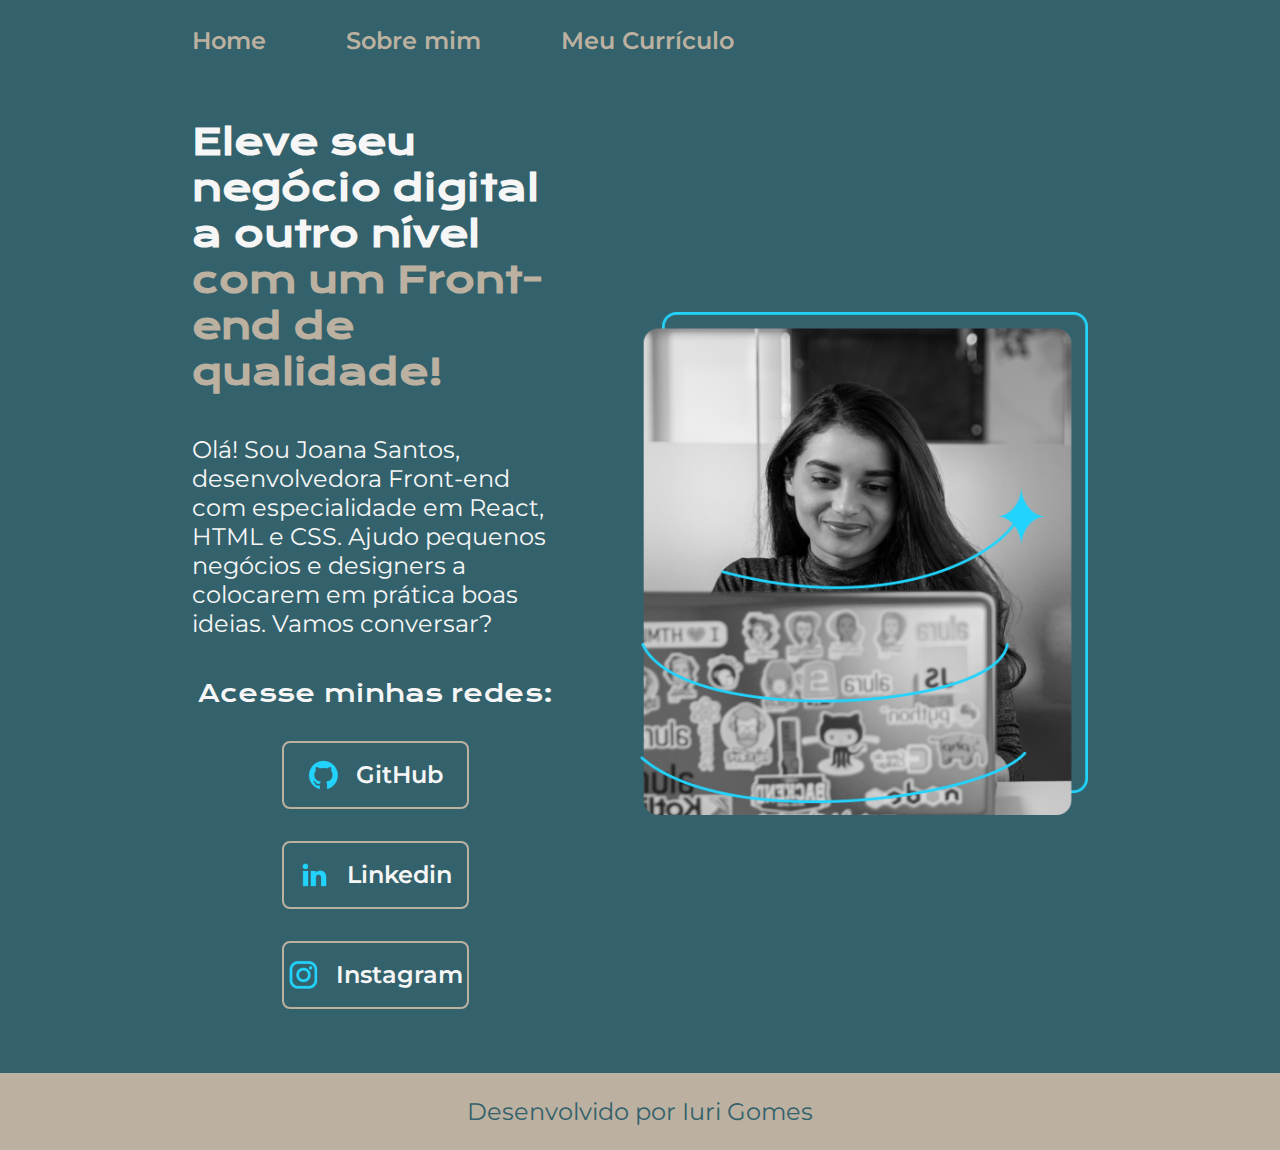
<file: index.html>
<!DOCTYPE html>
<html lang="pt-br">
<head>
    <meta charset="UTF-8">
    <meta name="viewport" content="width=device-width, initial-scale=1.0">
    <title>Portfolio</title>
    <link rel="stylesheet" href="./styles/style.css">
</head>
<body>
    <header class="cabecalho">
        <nav class="cabecalho__menu">
            <a class="cabecalho__menu_link" href="index.html">Home</a>
            <a class="cabecalho__menu_link" href="about.html">Sobre mim</a>
            <a class="cabecalho__menu_link" href="mypage.html">Meu Currículo</a>
        </nav>
    </header>
    <main class="apresentacao">
        <section class="apresentacao__conteudo">
            <h1 class="apresentacao__conteudo__titulo">Eleve seu negócio digital a outro nível <strong class="titulo-destaque">com um Front-end de qualidade!</strong></h1>
            <p class="apresentacao__conteudo__texto">Olá! Sou Joana Santos, desenvolvedora Front-end com especialidade em React, HTML e CSS. Ajudo pequenos negócios e designers a colocarem em prática boas ideias. Vamos conversar?</p>
            <div class="apresentacao__links">
                <h2 class="apresentacao_links_subtitulo">Acesse minhas redes:</h2>
                <a class="apresentacao__links__navegacao" href="https://github.com/IuGommes" target="_blank">
                    <img src="./Assets/github.png" alt="Icone GitHub">GitHub  
                </a>
                <a class="apresentacao__links__navegacao" href="https://linkedin.com/in/iurigomess" target="_blank">
                    <img src="./Assets/linkedin.png" alt="Icone Linkedin">Linkedin  
                </a>
                <a class="apresentacao__links__navegacao" href="https://Instagram.com/iurigommes" target="_blank">
                    <img src="./Assets/instagram.png" alt="Icone Instagram">Instagram  
                </a>
            </div>
        </section>
        <img class="apresentacao__imagem" src="./Assets/imagem.png" alt="imagem dev">
    </main>
    <footer class="rodape">
        <p>Desenvolvido por Iuri Gomes</p>
    </footer>
</body>
</html>
</file>
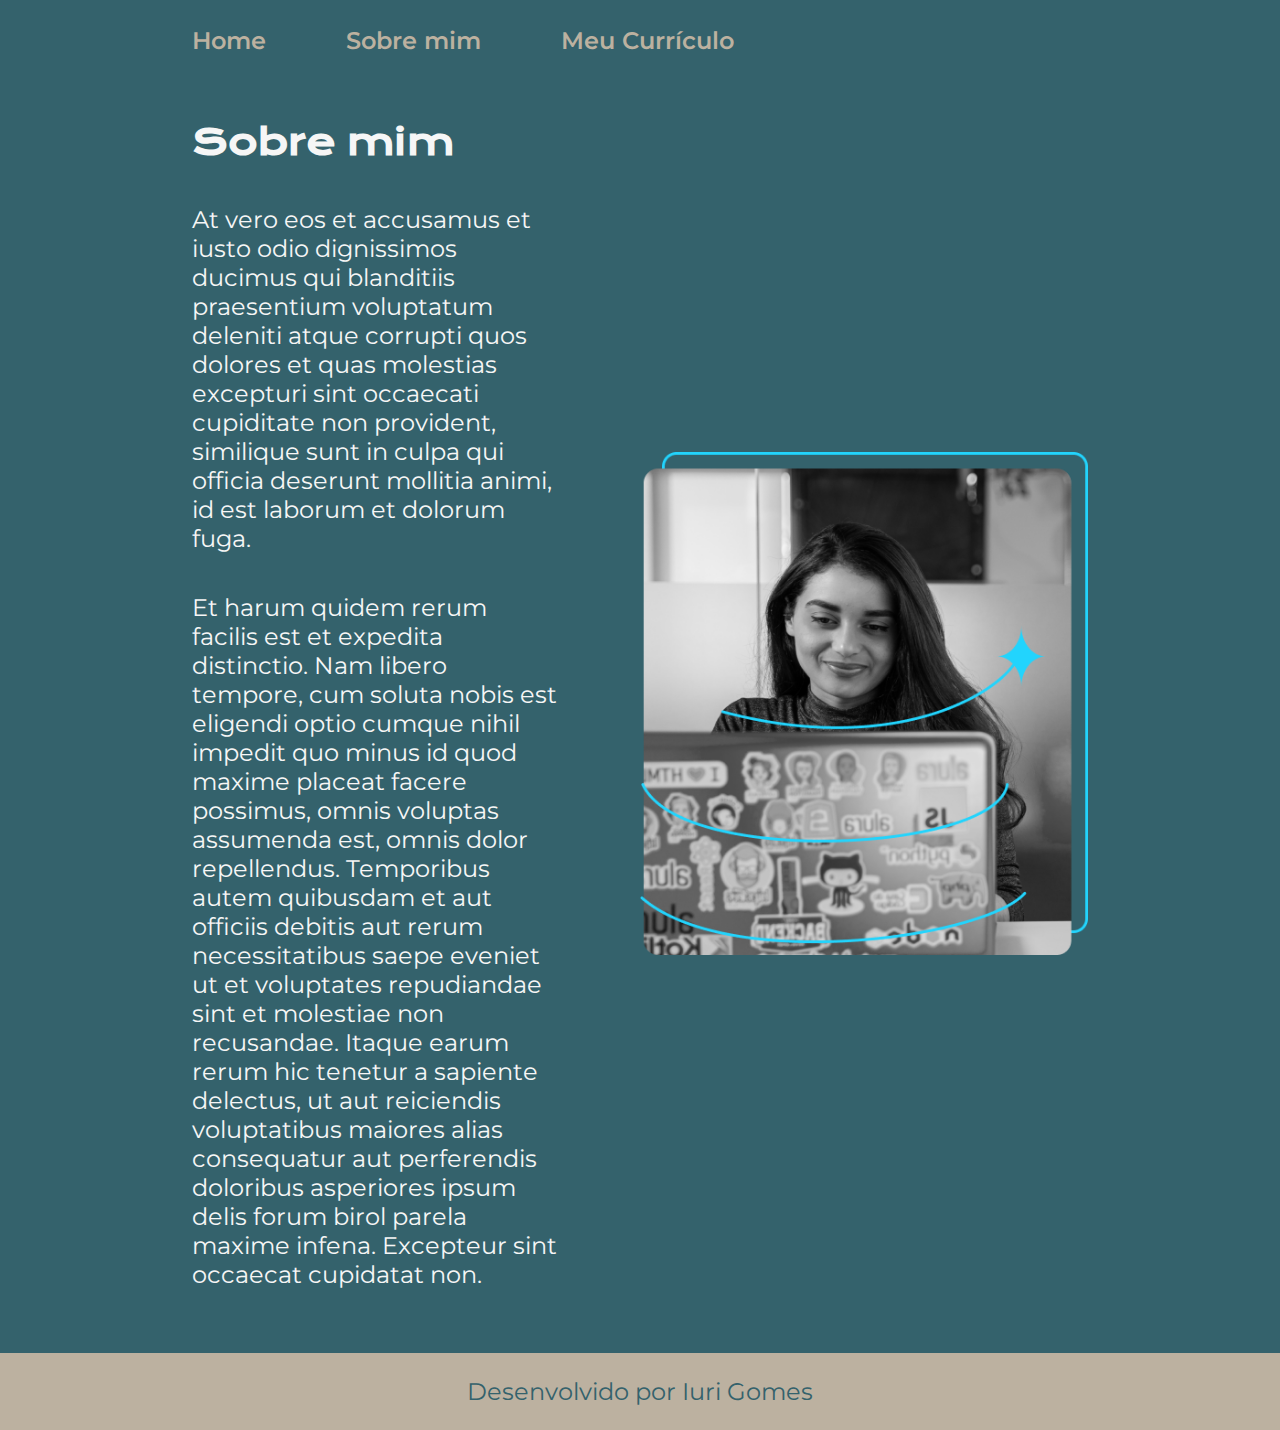
<file: about.html>
<!DOCTYPE html>
<html lang="pt-br">
<head>
    <meta charset="UTF-8">
    <meta name="viewport" content="width=device-width, initial-scale=1.0">
    <title>Sobre mim</title>
    <link rel="stylesheet" href="./styles/style.css">
</head>

<body>
    <header class="cabecalho">
        <nav class="cabecalho__menu">
            <a class="cabecalho__menu_link" href="index.html">Home</a>
            <a class="cabecalho__menu_link" href="about.html">Sobre mim</a>
            <a class="cabecalho__menu_link" href="mypage.html">Meu Currículo</a>
        </nav>
    </header>

    <main class="apresentacao">
        <section class="apresentacao__conteudo">
            <h1 class="apresentacao__conteudo__titulo"> Sobre mim</h1>
            <p class="apresentacao__conteudo__texto">At vero eos et accusamus et iusto odio dignissimos ducimus qui blanditiis praesentium voluptatum deleniti atque corrupti quos dolores et quas molestias excepturi sint occaecati cupiditate non provident, similique sunt in culpa qui officia deserunt mollitia animi, id est laborum et dolorum fuga.</p>
            <p class="apresentacao__conteudo__texto">Et harum quidem rerum facilis est et expedita distinctio. Nam libero tempore, cum soluta nobis est eligendi optio cumque nihil impedit quo minus id quod maxime placeat facere possimus, omnis voluptas assumenda est, omnis dolor repellendus. Temporibus autem quibusdam et aut officiis debitis aut rerum necessitatibus saepe eveniet ut et voluptates repudiandae sint et molestiae non recusandae. Itaque earum rerum hic tenetur a sapiente delectus, ut aut reiciendis voluptatibus maiores alias consequatur aut perferendis doloribus asperiores ipsum delis forum birol parela maxime infena. Excepteur sint occaecat cupidatat non.
            </p>
        </section>
        <img class="apresentacao__imagem" src="./Assets/imagem.png" alt="imagem dev">
    </main>

    <footer class="rodape">
        <p>Desenvolvido por Iuri Gomes</p>
    </footer>
</body>
</html>
</file>
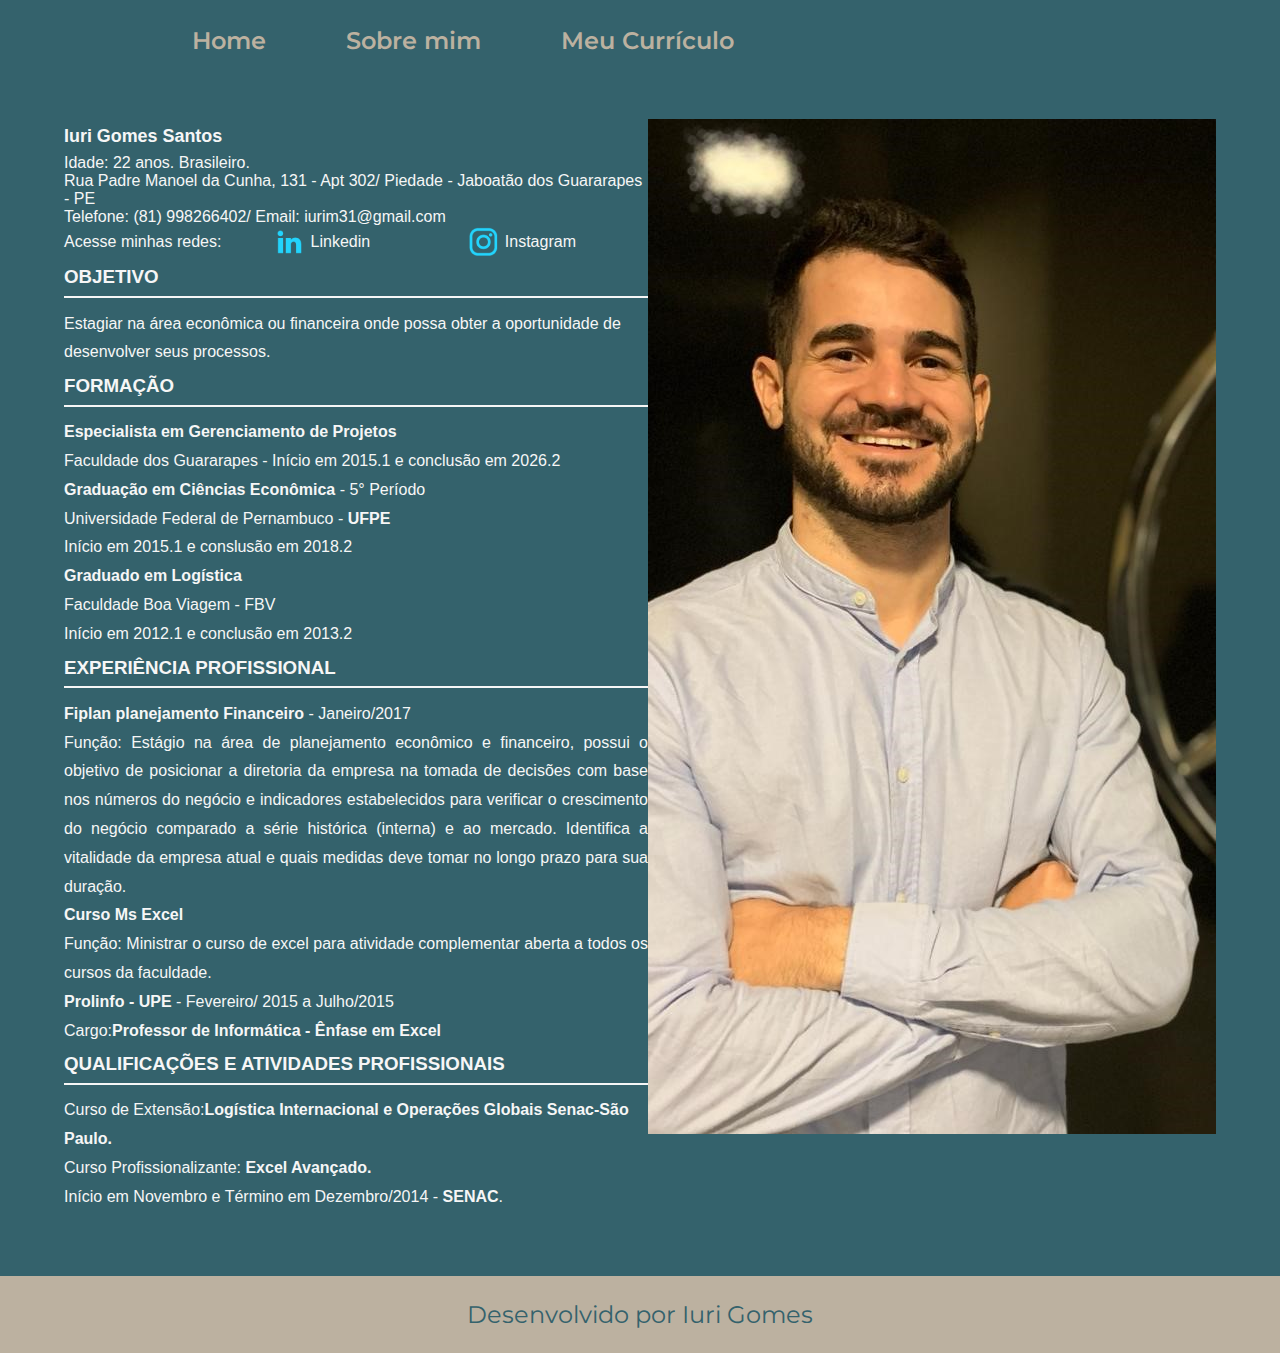
<file: mypage.html>
<!DOCTYPE html>
<html lang="pt-br">
<head>
    <meta charset="UTF-8">
    <meta name="viewport" content="width=device-width, initial-scale=1.0">
    <title>Meu Currículo</title>
    <link rel="stylesheet" href="./styles/style.css">
</head>

<body class="tudo">
    <header class="cabecalho">
        <nav class="cabecalho__menu">
            <a class="cabecalho__menu_link" href="index.html">Home</a>
            <a class="cabecalho__menu_link" href="about.html">Sobre mim</a>
            <a class="cabecalho__menu_link" href="mypage.html">Meu Currículo</a>
        </nav>
    </header>

    <main class="curriculo">
        <section class="curriculo__titulo">
            <h1 class="curriculo__titulo__nome">Iuri Gomes Santos</h1>
            <p> Idade: 22 anos. Brasileiro.</p>
            <p> Rua Padre Manoel da Cunha, 131 - Apt 302/ Piedade - Jaboatão dos Guararapes - PE</p>
            <p>Telefone: (81) 998266402/ Email: iurim31@gmail.com</p>
            <div class="curriculo__links">
                <p>Acesse minhas redes:</p>
                <a class="curriculo__links__contato" href="https://linkedin.com/in/iurigomess" target="_blank">
                    <img src="./Assets/linkedin.png" alt="Icone Linkedin">Linkedin
                </a>
                <a class="curriculo__links__contato" href="https://Instagram.com/iurigommes" target="_blank">
                    <img src="./Assets/instagram.png" alt="Icone instagram">Instagram
                </a>
            </div>
            <h3 class="objetivo">OBJETIVO</h3>
            <p class="objetivo__primeiro">Estagiar na área econômica ou financeira onde possa obter a oportunidade de desenvolver seus processos.</p>
            <h3 class="objetivo">FORMAÇÃO</h3>
            <h4 class="objetivo__primeiro">Especialista em Gerenciamento de Projetos</h4>
            <p class="objetivo__descricao">Faculdade dos Guararapes - Início em 2015.1 e conclusão em 2026.2</p>
            <p class="objetivo__descricao"><strong>Graduação em Ciências Econômica</strong> - 5° Período</p>
            <p class="objetivo__descricao">Universidade Federal de Pernambuco - <strong>UFPE</strong></p>
            <p class="objetivo__descricao">Início em 2015.1 e conslusão em 2018.2</p>
            <h4 class="objetivo__descricao">Graduado em Logística</h4>
            <p class="objetivo__descricao">Faculdade Boa Viagem - FBV</p>
            <p class="objetivo__descricao">Início em 2012.1 e conclusão em 2013.2</p>
            <h3 class="objetivo">EXPERIÊNCIA PROFISSIONAL</h3>
            <p class="objetivo__primeiro"><strong>Fiplan planejamento Financeiro</strong> - Janeiro/2017</p>
            <p class="objetivo__descricao">Função: Estágio na área de planejamento econômico e financeiro, possui o objetivo de posicionar a diretoria da empresa na tomada de decisões com base nos números do negócio e indicadores estabelecidos para verificar o crescimento do negócio comparado a série histórica (interna) e ao mercado. Identifica a vitalidade da empresa atual e quais medidas deve tomar no longo prazo para sua duração.</p>
            <h4 class="objetivo__descricao">Curso Ms Excel</h4>
            <p class="objetivo__descricao">Função: Ministrar o curso de excel para atividade complementar aberta a todos os cursos da faculdade.</p>
            <p class="objetivo__descricao"><strong>Prolinfo - UPE </strong> - Fevereiro/ 2015 a Julho/2015</p>
            <p class="objetivo__descricao">Cargo:<strong>Professor de Informática - Ênfase em Excel</strong></p>
            <h3 class="objetivo">QUALIFICAÇÕES E ATIVIDADES PROFISSIONAIS</h3>
            <p class="objetivo__primeiro">Curso de Extensão:<strong>Logística Internacional e Operações Globais Senac-São Paulo.</strong></p>
            <p class="objetivo__descricao">Curso Profissionalizante: <strong>Excel Avançado.</strong></p>
            <p class="objetivo__descricao">Início em Novembro e Término em Dezembro/2014 - <strong>SENAC</strong>.</p>
        </section>
        <img class="apresentacao__imagem" src="./Assets/profile.jpeg" alt="Imagem perfil">

    </main>

    <footer class="rodape">
        <p>Desenvolvido por Iuri Gomes</p>
    </footer>
</body>
</html>
</file>
<file: styles/style.css>
@import url('https://fonts.googleapis.com/css2?family=Krona+One&family=Montserrat:wght@400;600&display=swap');
@import url('https://fonts.cdnfonts.com/css/verdana');

:root {
  --cor-primaria: #34626C;
  --cor-secundaria: #f6f6f6;
  --cor-terciaria: #bcb1a0;
  --cor-quartenária: #414751;
  --cor-hover:#839B97;
  
  --fonte-primaria:'Krona One', sans-serif;
  --fonte-secundaria:'Montserrat', sans-serif;
  --fonte-terciaria:'Verdana', sans-serif;
}

* {
    margin: 0;
    padding: 0;
}


body {
    height: 100vh;
    box-sizing:border-box;
    background-color: var(--cor-primaria);
    color:var(--cor-secundaria);
  }

.cabecalho{
    padding: 2% 0% 0% 15%;
  }

.cabecalho__menu {
    display: flex;
    gap: 80px;
  }

.cabecalho__menu_link {
    color: var(--cor-terciaria);
    font-size: 1.5rem;
    font-weight: 600;
    font-family: var(--fonte-secundaria);
    text-decoration: none;
    
  }
.apresentacao{
    padding: 5% 15%;
    display: flex;
    align-items: center;
    justify-content: space-between;
    gap: 82px;
  }
  .apresentacao__conteudo{
    width: 50%;
    display: flex;
    flex-direction: column;
    gap: 40px ;
  }
  .apresentacao__conteudo__titulo{
    font-size: 2.25rem;
    font-family:var(--fonte-primaria);
  }

.titulo-destaque{
    color:var(--cor-terciaria);
  }
  .apresentacao__conteudo__texto {
    font-size: 1.5rem;
    font-family:var(--fonte-secundaria);
  }
  
  .apresentacao__links {
    display: flex;
    flex-direction: column;
    text-align: center;
    justify-content: space-between;
    align-items: center;
    gap: 32px;
    
  }

  .apresentacao_links_subtitulo {
    font-family:var(--fonte-primaria);
    font-weight: 400;
    font-size: 1.5rem;
  }

  .apresentacao__links__navegacao {
    display: flex;
    justify-content: center;
    align-items: center;
    border: 2px solid var(--cor-terciaria); 
    width: 50%;
    border-radius: 8px;
    font-size: 1.5rem;
    font-weight: 600;
    padding: 16px 0;
    text-decoration: none;
    color: var(--cor-secundaria);
    font-family:var(--fonte-secundaria);
    gap: 16px;
  }

  .apresentacao__links__link:hover {
    background-color: var(--cor-hover);

  }
  .apresentacao__imagem {
    width: 50%;
  }

  .rodape {
    color: var(--cor-primaria);
    background-color: var(--cor-terciaria);
    padding: 24px;
    text-align: center;
    font-size: 1.5rem;
    font-family:var(--fonte-secundaria);
    font-weight: 400;
  }

  .tudo {
    background-color: var(--cor-primaria);
  }
  .curriculo {
    display: flex;
    align-items: flex-start;
    justify-content: space-between;
    padding: 5%;
    font-family: var(--fonte-terciaria);
    color: var(--cor-secundaria);
  }

.curriculo__titulo {
    width: 700px;
    display: flex;
    flex-direction: column;
  }

  .curriculo__titulo__nome {
    font-size: 1.12rem;
    line-height: 2;
  }

  .curriculo__links {
    display: flex;
    justify-content: flex-start;
    align-items: center;
    color: var(--cor-secundaria);
    font-family:var(--fonte-terciaria);
  }

  .curriculo__links__contato {
    display: flex;
    justify-content: center;
    align-items: center;
    width: 200px;
    text-decoration: none;
    color: var(--cor-secundaria);
    font-family:var(--fonte-terciaria);
    gap: 5px;
  }

  .objetivo {
    border-bottom: 2px solid var(--cor-secundaria);
    display: inline-block;
    line-height: 2;
  }

  .objetivo__primeiro {
    line-height: 1.8;
    margin-top: 2%;
  }

  .objetivo__descricao {
    line-height: 1.8;
    text-align: justify;
  }

  @media(max-width: 1200px) {
    
    .cabecalho {
      padding: 5%;
    }

    .cabecalho__menu {
      justify-content: center;
    }
    .apresentacao {
      flex-direction: column-reverse;
      padding: 5%;
    }

    .apresentacao__conteudo {
      width: auto;
    }

    .curriculo {
      flex-direction: column-reverse;
      align-items: center;
    }
    
    .curriculo__titulo {
      width: 414px;
      margin-left: 5%;
    }
    
     .curriculo__titulo__nome {
      padding-top: 5%;
    }
    
  }
</file>
